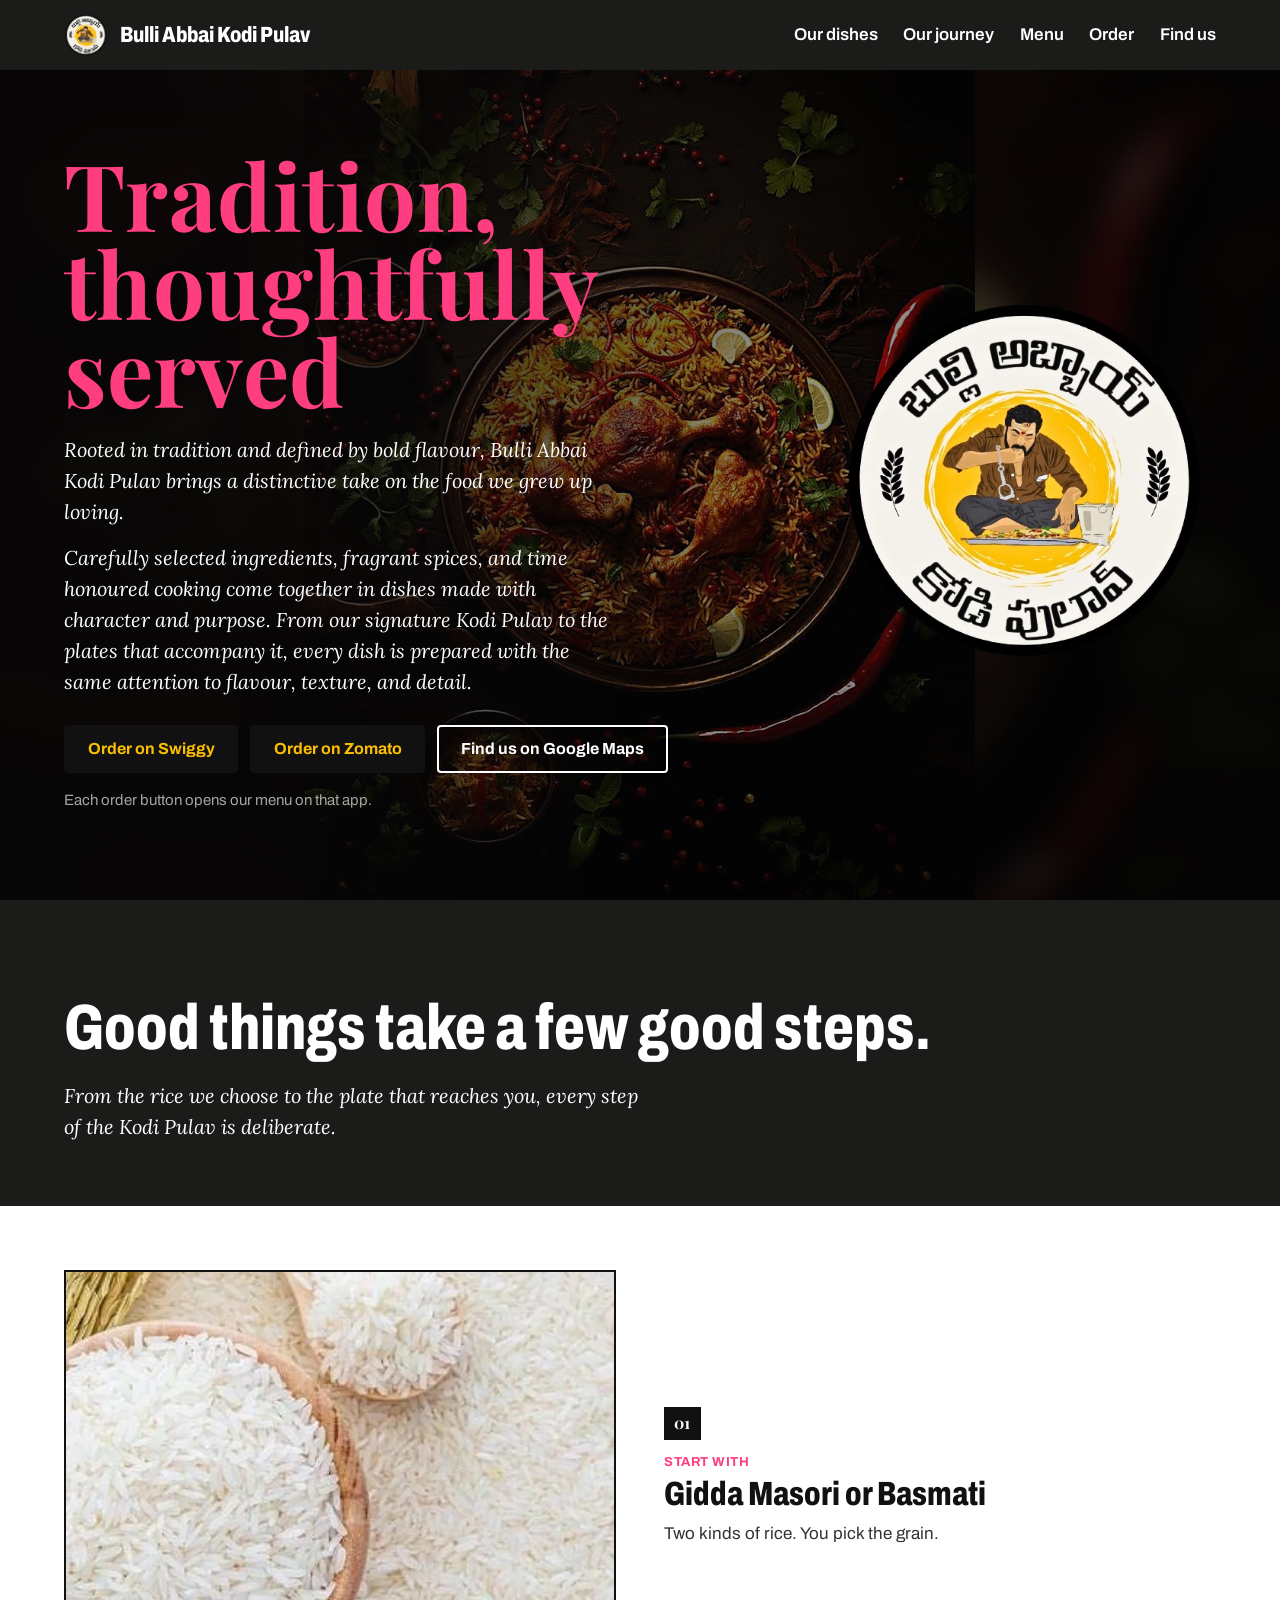
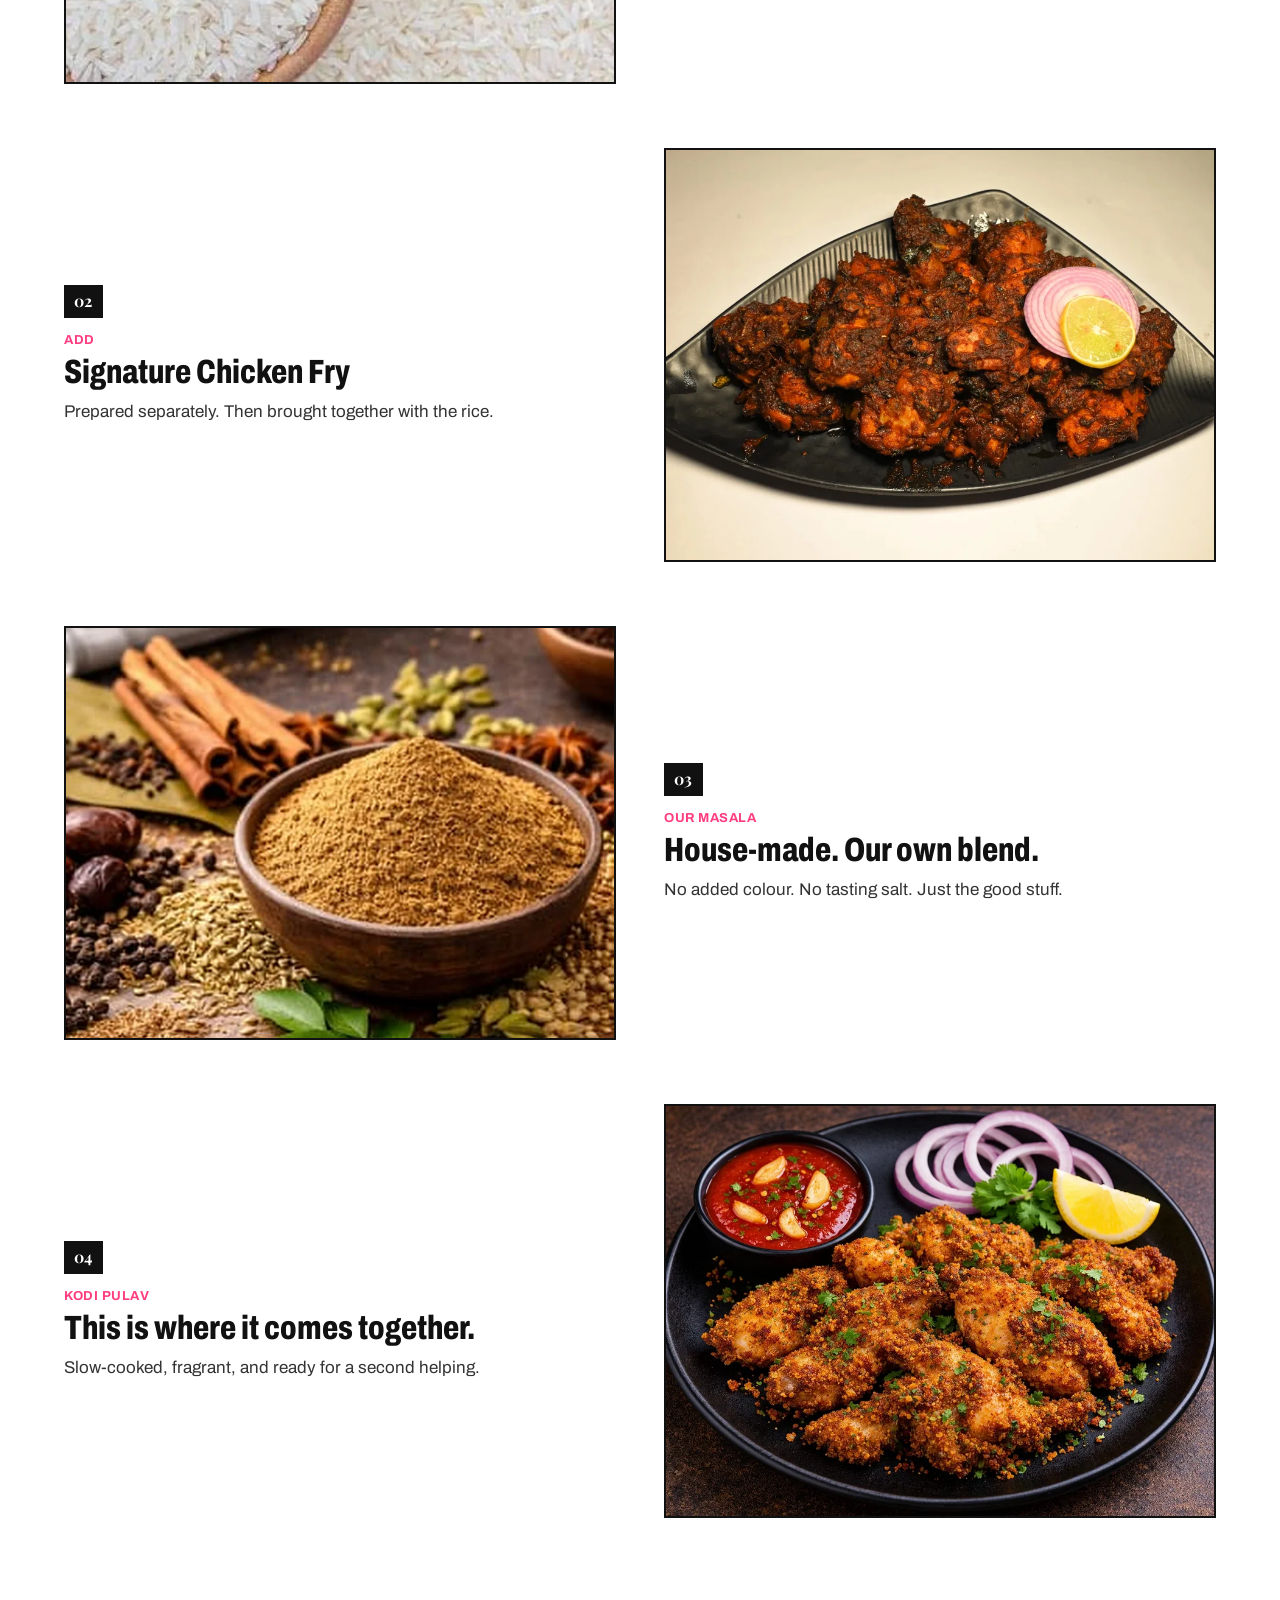
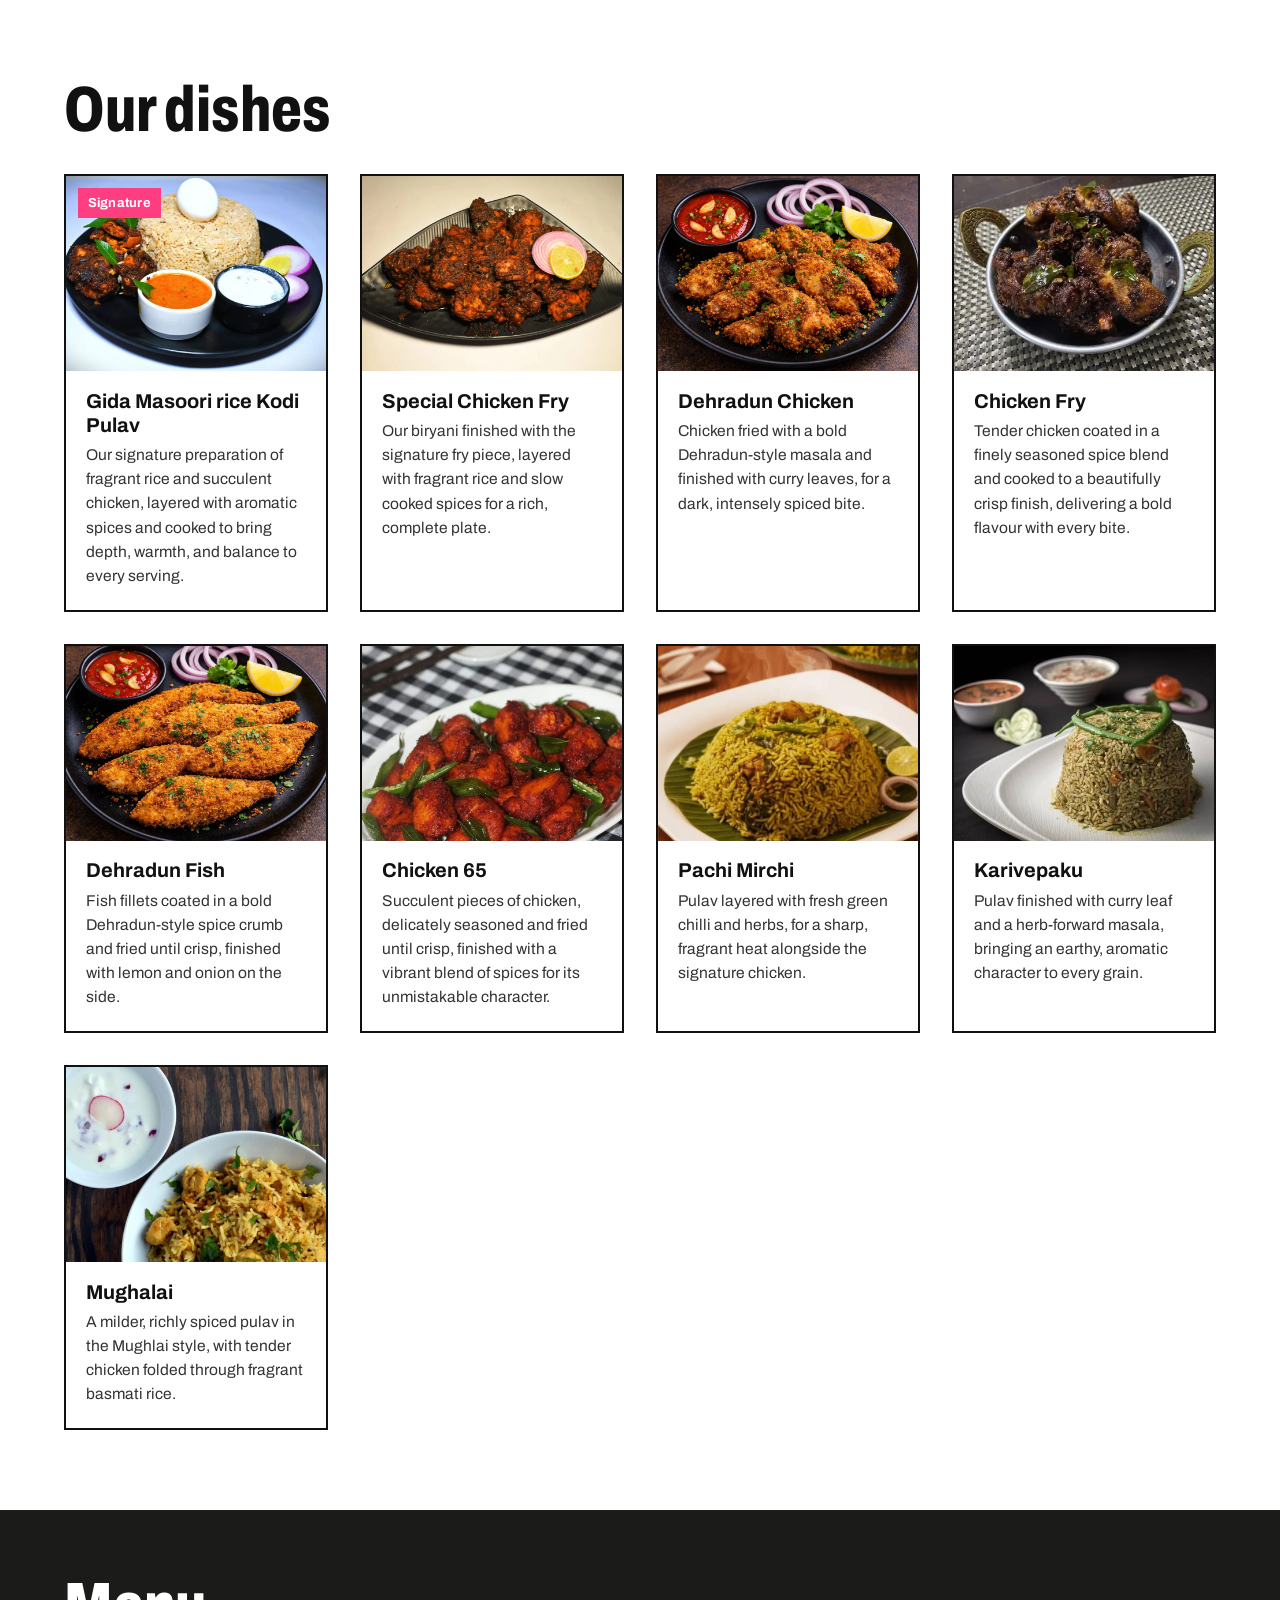
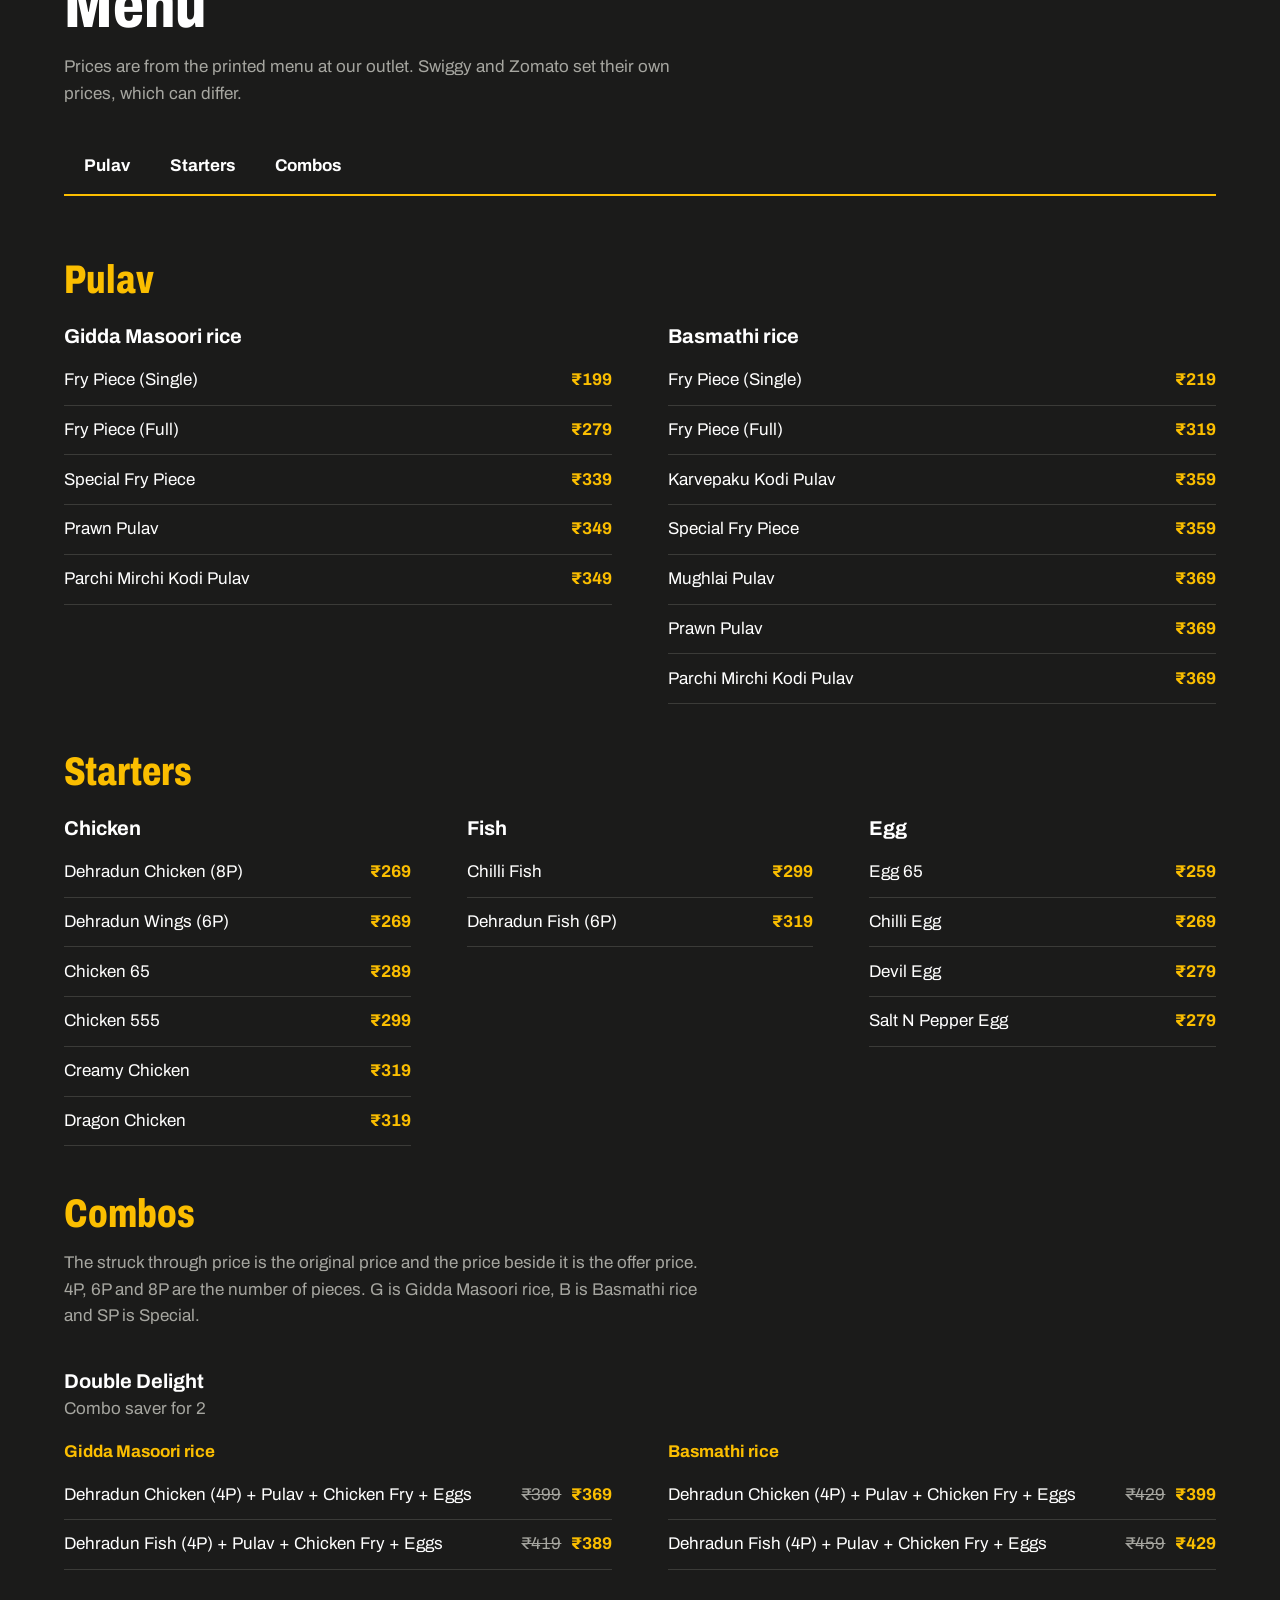
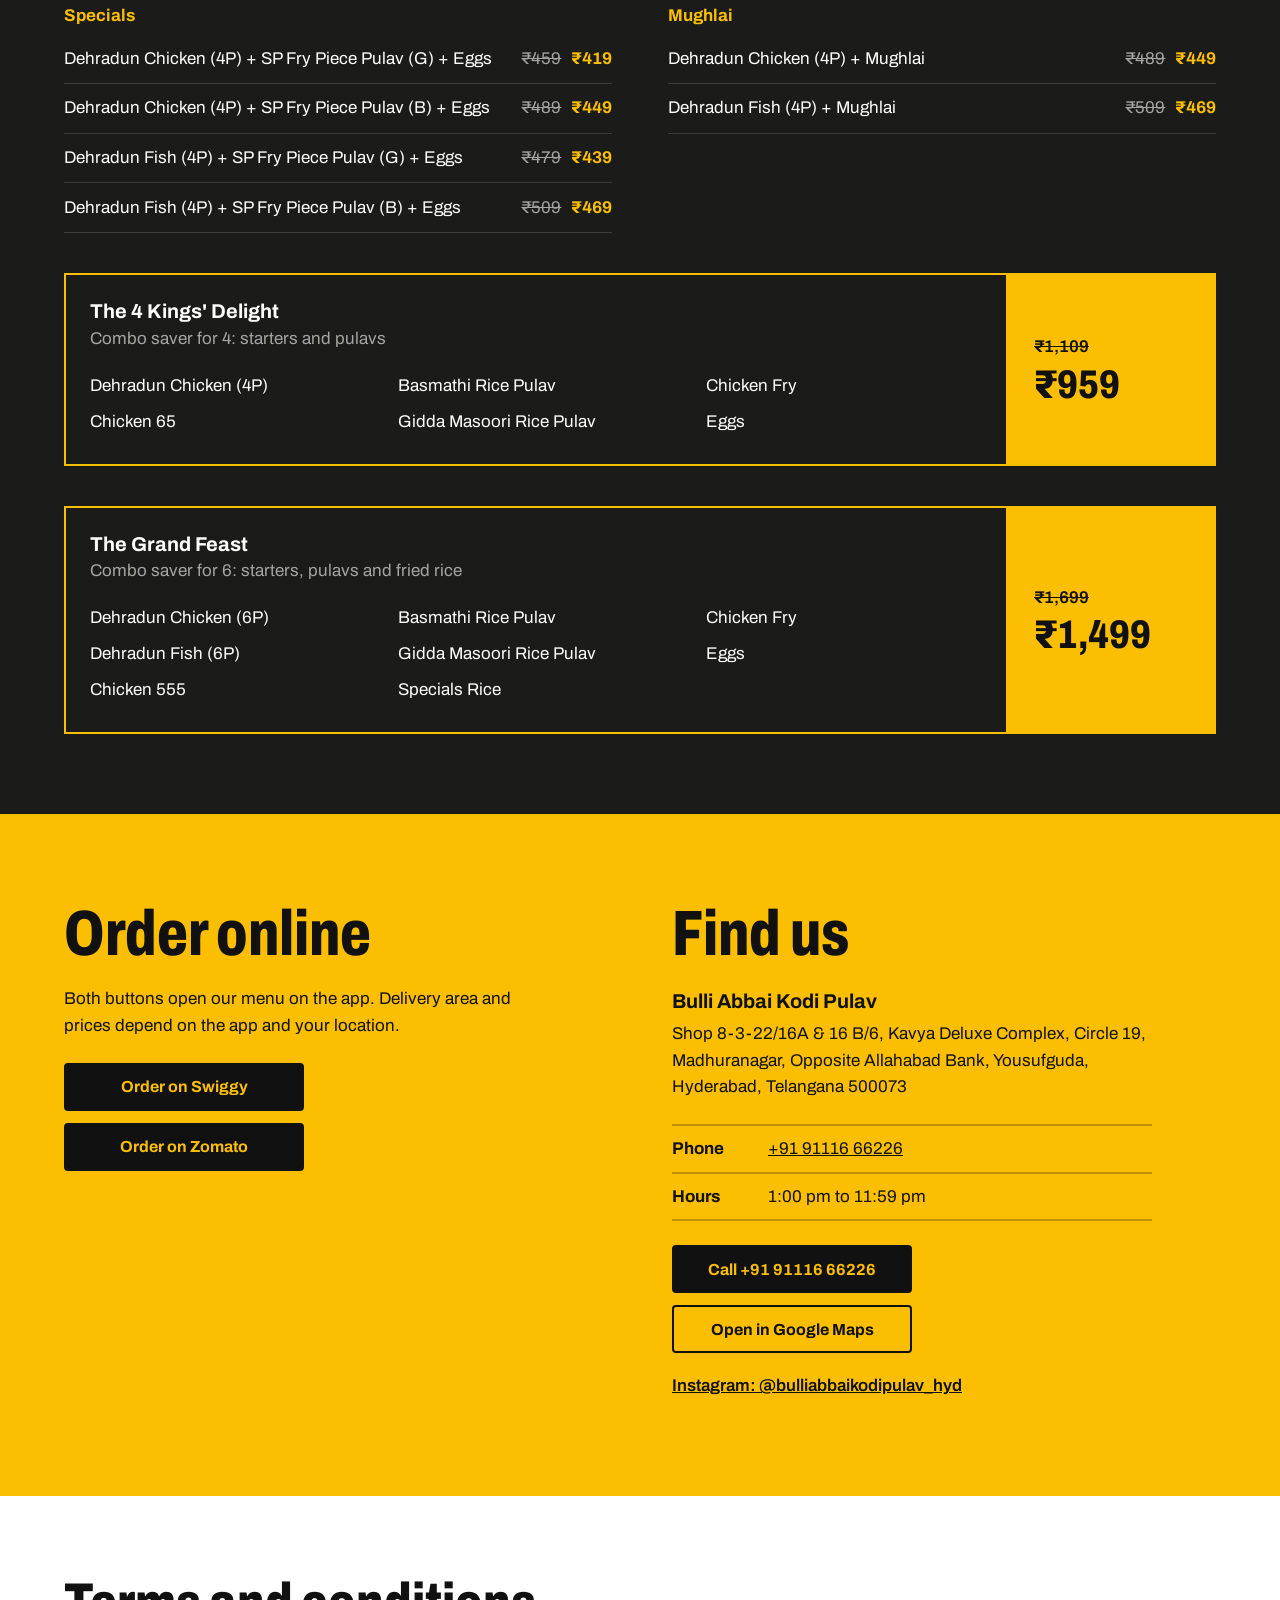
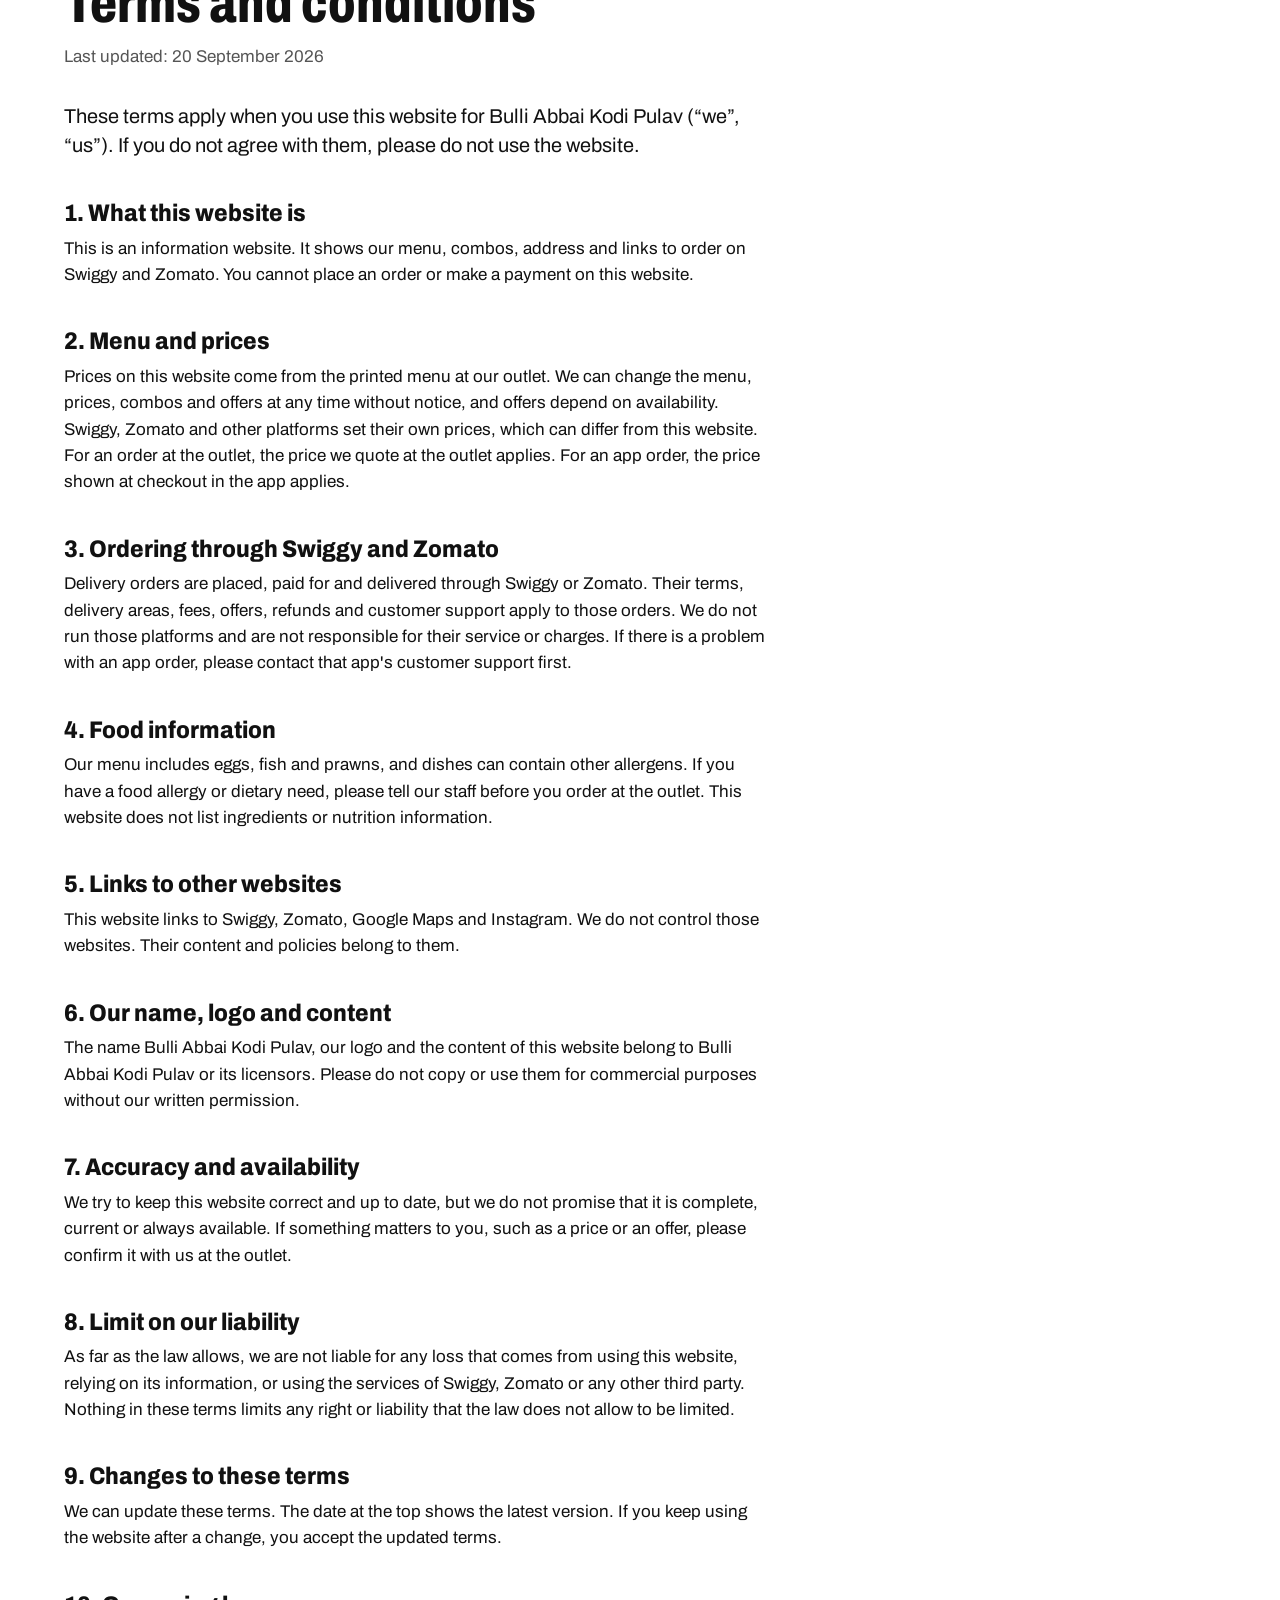
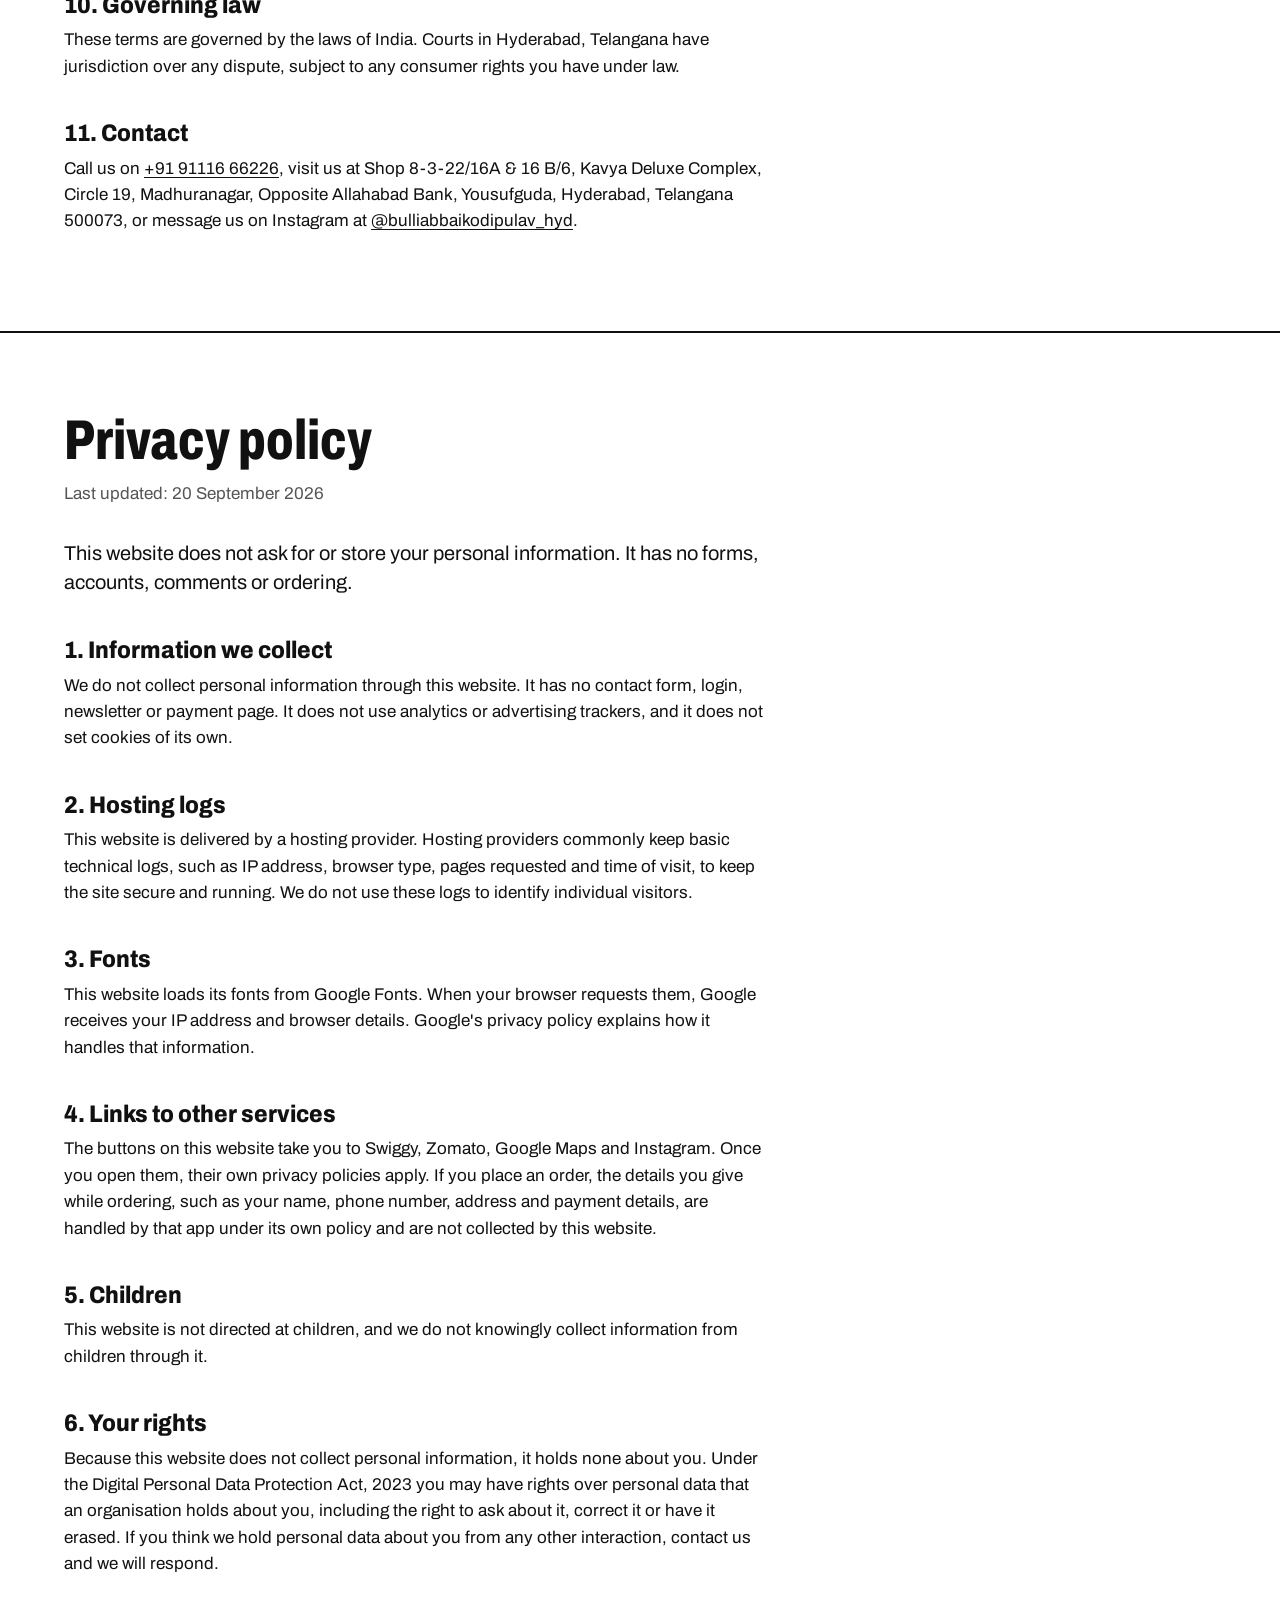
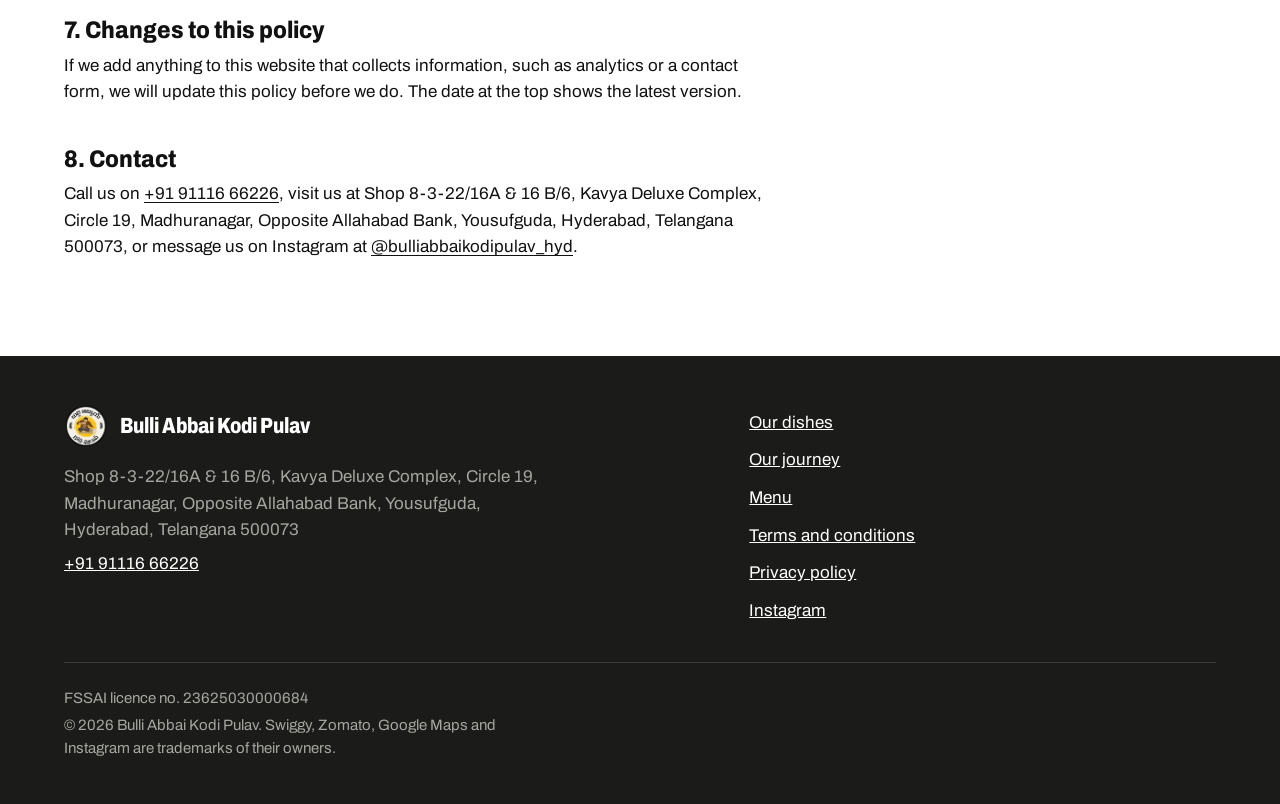
<file: index.html>
<!doctype html>
<html lang="en">
<head>
<meta charset="utf-8">
<meta name="viewport" content="width=device-width, initial-scale=1">
<title>Bulli Abbai Kodi Pulav | Kodi pulav in Yousufguda, Hyderabad</title>
<meta name="description" content="Menu, combos and ordering links for Bulli Abbai Kodi Pulav at Madhuranagar, Yousufguda, Hyderabad. Order on Swiggy or Zomato.">
<meta name="theme-color" content="#FBBE00">
<link rel="icon" href="favicon.ico" sizes="any">
<link rel="icon" href="favicon-32.png" type="image/png" sizes="32x32">
<link rel="icon" href="favicon-16.png" type="image/png" sizes="16x16">
<link rel="apple-touch-icon" href="apple-touch-icon.png">
<link rel="manifest" href="site.webmanifest">
<link rel="preconnect" href="https://fonts.googleapis.com">
<link rel="preconnect" href="https://fonts.gstatic.com" crossorigin>
<link rel="stylesheet" href="https://fonts.googleapis.com/css2?family=Archivo:wdth,wght@62..125,400..800&amp;family=Playfair+Display:wght@700;800&amp;family=Lora:ital,wght@0,400;1,400;1,500&amp;display=swap">
<link rel="stylesheet" href="assets/style.css">
<meta property="og:type" content="website">
<meta property="og:site_name" content="Bulli Abbai Kodi Pulav">
<meta property="og:title" content="Bulli Abbai Kodi Pulav | Kodi pulav in Yousufguda, Hyderabad">
<meta property="og:description" content="Menu, combos and ordering links for Bulli Abbai Kodi Pulav at Madhuranagar, Yousufguda, Hyderabad. Order on Swiggy or Zomato.">
<!--domain-meta-->
<!--/domain-meta-->
<script type="application/ld+json">{"@context": "https://schema.org", "@type": "Restaurant", "name": "Bulli Abbai Kodi Pulav", "servesCuisine": ["Pulav", "Biryani", "South Indian"], "telephone": "+919111666226", "address": {"@type": "PostalAddress", "streetAddress": "Shop 8-3-22/16A & 16 B/6, Kavya Deluxe Complex, Circle 19, Madhuranagar, Opposite Allahabad Bank", "addressLocality": "Yousufguda, Hyderabad", "addressRegion": "Telangana", "postalCode": "500073", "addressCountry": "IN"}, "geo": {"@type": "GeoCoordinates", "latitude": 17.4362688, "longitude": 78.4375064}, "hasMap": "https://maps.app.goo.gl/hH3s67Pbb6uDxWfz6", "sameAs": ["https://www.instagram.com/bulliabbaikodipulav_hyd/", "https://www.swiggy.com/city/hyderabad/bulli-abbai-kodi-pulav-kavya-deluxe-complex-ameerpet-rest1044086", "https://www.zomato.com/hyderabad/bulli-abbai-kodi-pulav-yousufguda/order"]}</script>
</head>
<body>
<a class="skip" href="#main">Skip to content</a>
<header class="site-header">
<div class="wrap bar">
<a class="brand" href="index.html"><img src="assets/logo-96.webp" width="44" height="44" alt="">Bulli Abbai Kodi Pulav</a>
<nav aria-label="Main">
<a href="index.html#dishes">Our dishes</a>
<a href="index.html#journey">Our journey</a>
<a href="index.html#menu">Menu</a>
<a href="index.html#order">Order</a>
<a href="index.html#find-us">Find us</a>
</nav>
</div>
</header>
<main id="main">
<section class="hero" aria-labelledby="hero-title">
<div class="story-bg" style="background-image:url('assets/hero-bg.jpg')"></div>
<div class="wrap hero-grid">
<div>
<h1 id="hero-title">Tradition, thoughtfully served</h1>
<p class="lede">Rooted in tradition and defined by bold flavour, Bulli Abbai Kodi Pulav brings a distinctive take on the food we grew up loving.</p>
<p class="lede">Carefully selected ingredients, fragrant spices, and time honoured cooking come together in dishes made with character and purpose. From our signature Kodi Pulav to the plates that accompany it, every dish is prepared with the same attention to flavour, texture, and detail.</p>
<div class="actions">
<a class="btn btn-dark" href="https://www.swiggy.com/city/hyderabad/bulli-abbai-kodi-pulav-kavya-deluxe-complex-ameerpet-rest1044086" target="_blank" rel="noopener">Order on Swiggy</a>
<a class="btn btn-dark" href="https://www.zomato.com/hyderabad/bulli-abbai-kodi-pulav-yousufguda/order" target="_blank" rel="noopener">Order on Zomato</a>
<a class="btn btn-line" href="https://maps.app.goo.gl/hH3s67Pbb6uDxWfz6" target="_blank" rel="noopener">Find us on Google Maps</a>
</div>
<p class="fine">Each order button opens our menu on that app.</p>
</div>
<div class="hero-logo">
<img src="assets/logo-500.webp" width="500" height="500" alt="Bulli Abbai Kodi Pulav logo: a man sitting cross-legged eating from a platter of pulav">
</div>
</div>
</section>

<section class="journey-hero" id="journey" aria-labelledby="journey-title">
<div class="wrap">
<h2 id="journey-title">Good things take a few good steps.</h2>
<p class="lede">From the rice we choose to the plate that reaches you, every step of the Kodi Pulav is deliberate.</p>
</div>
</section>
<section class="journey-steps" aria-label="How it is made">
<div class="wrap">
<article class="step">
<div class="step-media"><img src="assets/journey/rice.webp" alt="Gidda Masori or Basmati" width="900" height="675" loading="lazy"></div>
<div class="step-body">
<span class="step-no">01</span>
<p class="step-kicker">Start with</p>
<h3>Gidda Masori or Basmati</h3>
<p>Two kinds of rice. You pick the grain.</p>
</div>
</article><article class="step">
<div class="step-media"><img src="assets/journey/chicken-fry-step.webp" alt="Signature Chicken Fry" width="900" height="675" loading="lazy"></div>
<div class="step-body">
<span class="step-no">02</span>
<p class="step-kicker">Add</p>
<h3>Signature Chicken Fry</h3>
<p>Prepared separately. Then brought together with the rice.</p>
</div>
</article><article class="step">
<div class="step-media"><img src="assets/journey/masala.webp" alt="House-made. Our own blend." width="900" height="675" loading="lazy"></div>
<div class="step-body">
<span class="step-no">03</span>
<p class="step-kicker">Our masala</p>
<h3>House-made. Our own blend.</h3>
<p>No added colour. No tasting salt. Just the good stuff.</p>
</div>
</article><article class="step">
<div class="step-media"><img src="assets/dishes/chicken-fry.webp" alt="This is where it comes together." width="900" height="675" loading="lazy"></div>
<div class="step-body">
<span class="step-no">04</span>
<p class="step-kicker">Kodi Pulav</p>
<h3>This is where it comes together.</h3>
<p>Slow-cooked, fragrant, and ready for a second helping.</p>
</div>
</article>
</div>
</section>

<section class="dishes" id="dishes" aria-labelledby="dishes-title">
<div class="wrap">
<h2 id="dishes-title">Our dishes</h2>
<div class="dish-grid">
<article class="dish">
<div class="dish-photo"><img src="assets/dishes/kodi-pulav.webp" alt="Gida Masoori rice Kodi Pulav" width="900" height="675" loading="lazy"><span class="dish-tag">Signature</span></div>
<div class="dish-body">
<h4>Gida Masoori rice Kodi Pulav</h4>
<p>Our signature preparation of fragrant rice and succulent chicken, layered with aromatic spices and cooked to bring depth, warmth, and balance to every serving.</p>
</div>
</article>
<article class="dish">
<div class="dish-photo"><img src="assets/dishes/mutton-biryani.webp" alt="Special Chicken Fry" width="900" height="675" loading="lazy"></div>
<div class="dish-body">
<h4>Special Chicken Fry</h4>
<p>Our biryani finished with the signature fry piece, layered with fragrant rice and slow cooked spices for a rich, complete plate.</p>
</div>
</article>
<article class="dish">
<div class="dish-photo"><img src="assets/dishes/chicken-fry.webp" alt="Dehradun Chicken" width="900" height="675" loading="lazy"></div>
<div class="dish-body">
<h4>Dehradun Chicken</h4>
<p>Chicken fried with a bold Dehradun-style masala and finished with curry leaves, for a dark, intensely spiced bite.</p>
</div>
</article>
<article class="dish">
<div class="dish-photo"><img src="assets/dishes/dehradun-chicken.webp" alt="Chicken Fry" width="900" height="675" loading="lazy"></div>
<div class="dish-body">
<h4>Chicken Fry</h4>
<p>Tender chicken coated in a finely seasoned spice blend and cooked to a beautifully crisp finish, delivering a bold flavour with every bite.</p>
</div>
</article>
<article class="dish">
<div class="dish-photo"><img src="assets/dishes/dehradun-fish.webp" alt="Dehradun Fish" width="900" height="675" loading="lazy"></div>
<div class="dish-body">
<h4>Dehradun Fish</h4>
<p>Fish fillets coated in a bold Dehradun-style spice crumb and fried until crisp, finished with lemon and onion on the side.</p>
</div>
</article>
<article class="dish">
<div class="dish-photo"><img src="assets/dishes/chicken-65.webp" alt="Chicken 65" width="900" height="675" loading="lazy"></div>
<div class="dish-body">
<h4>Chicken 65</h4>
<p>Succulent pieces of chicken, delicately seasoned and fried until crisp, finished with a vibrant blend of spices for its unmistakable character.</p>
</div>
</article>
<article class="dish">
<div class="dish-photo"><img src="assets/dishes/pachi-mirchi.webp" alt="Pachi Mirchi" width="900" height="675" loading="lazy"></div>
<div class="dish-body">
<h4>Pachi Mirchi</h4>
<p>Pulav layered with fresh green chilli and herbs, for a sharp, fragrant heat alongside the signature chicken.</p>
</div>
</article>
<article class="dish">
<div class="dish-photo"><img src="assets/dishes/karivepaku.webp" alt="Karivepaku" width="900" height="675" loading="lazy"></div>
<div class="dish-body">
<h4>Karivepaku</h4>
<p>Pulav finished with curry leaf and a herb-forward masala, bringing an earthy, aromatic character to every grain.</p>
</div>
</article>
<article class="dish">
<div class="dish-photo"><img src="assets/dishes/mughalai.webp" alt="Mughalai" width="900" height="675" loading="lazy"></div>
<div class="dish-body">
<h4>Mughalai</h4>
<p>A milder, richly spiced pulav in the Mughlai style, with tender chicken folded through fragrant basmati rice.</p>
</div>
</article>
</div>
</div>
</section>

<section class="board" id="menu" aria-labelledby="menu-title">
<div class="wrap">
<h2 id="menu-title">Menu</h2>
<p class="note">Prices are from the printed menu at our outlet. Swiggy and Zomato set their own prices, which can differ.</p>

<nav class="subnav" aria-label="Menu sections">
<a href="#pulav">Pulav</a>
<a href="#starters">Starters</a>
<a href="#combos">Combos</a>
</nav>

<div class="group" id="pulav">
<h3>Pulav</h3>
<div class="cols cols-2">
<div>
<h4>Gidda Masoori rice</h4>
<ul class="items">
<li><span>Fry Piece (Single)</span><span class="price">₹199</span></li>
<li><span>Fry Piece (Full)</span><span class="price">₹279</span></li>
<li><span>Special Fry Piece</span><span class="price">₹339</span></li>
<li><span>Prawn Pulav</span><span class="price">₹349</span></li>
<li><span>Parchi Mirchi Kodi Pulav</span><span class="price">₹349</span></li>
</ul>
</div>
<div>
<h4>Basmathi rice</h4>
<ul class="items">
<li><span>Fry Piece (Single)</span><span class="price">₹219</span></li>
<li><span>Fry Piece (Full)</span><span class="price">₹319</span></li>
<li><span>Karvepaku Kodi Pulav</span><span class="price">₹359</span></li>
<li><span>Special Fry Piece</span><span class="price">₹359</span></li>
<li><span>Mughlai Pulav</span><span class="price">₹369</span></li>
<li><span>Prawn Pulav</span><span class="price">₹369</span></li>
<li><span>Parchi Mirchi Kodi Pulav</span><span class="price">₹369</span></li>
</ul>
</div>
</div>
</div>

<div class="group" id="starters">
<h3>Starters</h3>
<div class="cols cols-3">
<div><h4>Chicken</h4>
<ul class="items">
<li><span>Dehradun Chicken (8P)</span><span class="price">₹269</span></li>
<li><span>Dehradun Wings (6P)</span><span class="price">₹269</span></li>
<li><span>Chicken 65</span><span class="price">₹289</span></li>
<li><span>Chicken 555</span><span class="price">₹299</span></li>
<li><span>Creamy Chicken</span><span class="price">₹319</span></li>
<li><span>Dragon Chicken</span><span class="price">₹319</span></li>
</ul>
</div>
<div><h4>Fish</h4>
<ul class="items">
<li><span>Chilli Fish</span><span class="price">₹299</span></li>
<li><span>Dehradun Fish (6P)</span><span class="price">₹319</span></li>
</ul>
</div>
<div><h4>Egg</h4>
<ul class="items">
<li><span>Egg 65</span><span class="price">₹259</span></li>
<li><span>Chilli Egg</span><span class="price">₹269</span></li>
<li><span>Devil Egg</span><span class="price">₹279</span></li>
<li><span>Salt N Pepper Egg</span><span class="price">₹279</span></li>
</ul>
</div>
</div>
</div>

<div class="group" id="combos">
<h3>Combos</h3>
<p class="note">The struck through price is the original price and the price beside it is the offer price. 4P, 6P and 8P are the number of pieces. G is Gidda Masoori rice, B is Basmathi rice and SP is Special.</p>

<div class="combo-block">
<h4>Double Delight</h4>
<p class="sub">Combo saver for 2</p>
<div class="cols cols-2">
<div><h5>Gidda Masoori rice</h5>
<ul class="items">
<li><span>Dehradun Chicken (4P) + Pulav + Chicken Fry + Eggs</span><span class="price"><s><span class="sr">Original price </span>₹399</s><span class="sr">Offer price </span>₹369</span></li>
<li><span>Dehradun Fish (4P) + Pulav + Chicken Fry + Eggs</span><span class="price"><s><span class="sr">Original price </span>₹419</s><span class="sr">Offer price </span>₹389</span></li>
</ul>
</div>
<div><h5>Basmathi rice</h5>
<ul class="items">
<li><span>Dehradun Chicken (4P) + Pulav + Chicken Fry + Eggs</span><span class="price"><s><span class="sr">Original price </span>₹429</s><span class="sr">Offer price </span>₹399</span></li>
<li><span>Dehradun Fish (4P) + Pulav + Chicken Fry + Eggs</span><span class="price"><s><span class="sr">Original price </span>₹459</s><span class="sr">Offer price </span>₹429</span></li>
</ul>
</div>
<div><h5>Specials</h5>
<ul class="items">
<li><span>Dehradun Chicken (4P) + SP Fry Piece Pulav (G) + Eggs</span><span class="price"><s><span class="sr">Original price </span>₹459</s><span class="sr">Offer price </span>₹419</span></li>
<li><span>Dehradun Chicken (4P) + SP Fry Piece Pulav (B) + Eggs</span><span class="price"><s><span class="sr">Original price </span>₹489</s><span class="sr">Offer price </span>₹449</span></li>
<li><span>Dehradun Fish (4P) + SP Fry Piece Pulav (G) + Eggs</span><span class="price"><s><span class="sr">Original price </span>₹479</s><span class="sr">Offer price </span>₹439</span></li>
<li><span>Dehradun Fish (4P) + SP Fry Piece Pulav (B) + Eggs</span><span class="price"><s><span class="sr">Original price </span>₹509</s><span class="sr">Offer price </span>₹469</span></li>
</ul>
</div>
<div><h5>Mughlai</h5>
<ul class="items">
<li><span>Dehradun Chicken (4P) + Mughlai</span><span class="price"><s><span class="sr">Original price </span>₹489</s><span class="sr">Offer price </span>₹449</span></li>
<li><span>Dehradun Fish (4P) + Mughlai</span><span class="price"><s><span class="sr">Original price </span>₹509</s><span class="sr">Offer price </span>₹469</span></li>
</ul>
</div>
</div>
</div>

<div class="combo-block">
<article class="bundle">
<div class="bundle-body">
<h4>The 4 Kings' Delight</h4>
<p class="sub">Combo saver for 4: starters and pulavs</p>
<ul class="includes">
<li>Dehradun Chicken (4P)</li>
<li>Chicken 65</li>
<li>Basmathi Rice Pulav</li>
<li>Gidda Masoori Rice Pulav</li>
<li>Chicken Fry</li>
<li>Eggs</li>
</ul>
</div>
<div class="bundle-price">
<s><span class="sr">Original price </span>₹1,109</s>
<b><span class="sr">Offer price </span>₹959</b>
</div>
</article>
</div>
<div class="combo-block">
<article class="bundle">
<div class="bundle-body">
<h4>The Grand Feast</h4>
<p class="sub">Combo saver for 6: starters, pulavs and fried rice</p>
<ul class="includes">
<li>Dehradun Chicken (6P)</li>
<li>Dehradun Fish (6P)</li>
<li>Chicken 555</li>
<li>Basmathi Rice Pulav</li>
<li>Gidda Masoori Rice Pulav</li>
<li>Specials Rice</li>
<li>Chicken Fry</li>
<li>Eggs</li>
</ul>
</div>
<div class="bundle-price">
<s><span class="sr">Original price </span>₹1,699</s>
<b><span class="sr">Offer price </span>₹1,499</b>
</div>
</article>
</div>
</div>
</div>
</section>

<section class="reach" aria-label="Order and location">
<div class="wrap reach-grid">
<div id="order">
<h2>Order online</h2>
<p>Both buttons open our menu on the app. Delivery area and prices depend on the app and your location.</p>
<div class="stack">
<a class="btn btn-dark" href="https://www.swiggy.com/city/hyderabad/bulli-abbai-kodi-pulav-kavya-deluxe-complex-ameerpet-rest1044086" target="_blank" rel="noopener">Order on Swiggy</a>
<a class="btn btn-dark" href="https://www.zomato.com/hyderabad/bulli-abbai-kodi-pulav-yousufguda/order" target="_blank" rel="noopener">Order on Zomato</a>
</div>
</div>
<div id="find-us">
<h2>Find us</h2>
<address>
<strong>Bulli Abbai Kodi Pulav</strong>
Shop 8-3-22/16A &amp; 16 B/6, Kavya Deluxe Complex, Circle 19, Madhuranagar, Opposite Allahabad Bank, Yousufguda, Hyderabad, Telangana 500073
</address>
<dl class="facts">
<div><dt>Phone</dt><dd><a href="tel:+919111666226">+91 91116 66226</a></dd></div>
<div><dt>Hours</dt><dd>1:00 pm to 11:59 pm</dd></div>
</dl>
<div class="stack">
<a class="btn btn-dark" href="tel:+919111666226">Call +91 91116 66226</a>
<a class="btn btn-line" href="https://maps.app.goo.gl/hH3s67Pbb6uDxWfz6" target="_blank" rel="noopener">Open in Google Maps</a>
<a class="text-link" href="https://www.instagram.com/bulliabbaikodipulav_hyd/" target="_blank" rel="noopener">Instagram: @bulliabbaikodipulav_hyd</a>
</div>
</div>
</div>
</section>

<section class="legal" id="terms" aria-labelledby="terms-title">
<div class="wrap">
<div class="prose">
<h2 class="doc-title" id="terms-title">Terms and conditions</h2>
<p class="updated">Last updated: 20 September 2026</p>

<p class="lead">These terms apply when you use this website for Bulli Abbai Kodi Pulav (&ldquo;we&rdquo;, &ldquo;us&rdquo;). If you do not agree with them, please do not use the website.</p>

<h3>1. What this website is</h3>
<p>This is an information website. It shows our menu, combos, address and links to order on Swiggy and Zomato. You cannot place an order or make a payment on this website.</p>

<h3>2. Menu and prices</h3>
<p>Prices on this website come from the printed menu at our outlet. We can change the menu, prices, combos and offers at any time without notice, and offers depend on availability. Swiggy, Zomato and other platforms set their own prices, which can differ from this website. For an order at the outlet, the price we quote at the outlet applies. For an app order, the price shown at checkout in the app applies.</p>

<h3>3. Ordering through Swiggy and Zomato</h3>
<p>Delivery orders are placed, paid for and delivered through Swiggy or Zomato. Their terms, delivery areas, fees, offers, refunds and customer support apply to those orders. We do not run those platforms and are not responsible for their service or charges. If there is a problem with an app order, please contact that app's customer support first.</p>

<h3>4. Food information</h3>
<p>Our menu includes eggs, fish and prawns, and dishes can contain other allergens. If you have a food allergy or dietary need, please tell our staff before you order at the outlet. This website does not list ingredients or nutrition information.</p>

<h3>5. Links to other websites</h3>
<p>This website links to Swiggy, Zomato, Google Maps and Instagram. We do not control those websites. Their content and policies belong to them.</p>

<h3>6. Our name, logo and content</h3>
<p>The name Bulli Abbai Kodi Pulav, our logo and the content of this website belong to Bulli Abbai Kodi Pulav or its licensors. Please do not copy or use them for commercial purposes without our written permission.</p>

<h3>7. Accuracy and availability</h3>
<p>We try to keep this website correct and up to date, but we do not promise that it is complete, current or always available. If something matters to you, such as a price or an offer, please confirm it with us at the outlet.</p>

<h3>8. Limit on our liability</h3>
<p>As far as the law allows, we are not liable for any loss that comes from using this website, relying on its information, or using the services of Swiggy, Zomato or any other third party. Nothing in these terms limits any right or liability that the law does not allow to be limited.</p>

<h3>9. Changes to these terms</h3>
<p>We can update these terms. The date at the top shows the latest version. If you keep using the website after a change, you accept the updated terms.</p>

<h3>10. Governing law</h3>
<p>These terms are governed by the laws of India. Courts in Hyderabad, Telangana have jurisdiction over any dispute, subject to any consumer rights you have under law.</p>

<h3>11. Contact</h3>
<p>Call us on <a href="tel:+919111666226">+91 91116 66226</a>, visit us at Shop 8-3-22/16A &amp; 16 B/6, Kavya Deluxe Complex, Circle 19, Madhuranagar, Opposite Allahabad Bank, Yousufguda, Hyderabad, Telangana 500073, or message us on Instagram at
<a href="https://www.instagram.com/bulliabbaikodipulav_hyd/" target="_blank" rel="noopener">@bulliabbaikodipulav_hyd</a>.</p>

</div>
</div>
</section>
<section class="legal" id="privacy" aria-labelledby="privacy-title">
<div class="wrap">
<div class="prose">
<h2 class="doc-title" id="privacy-title">Privacy policy</h2>
<p class="updated">Last updated: 20 September 2026</p>

<p class="lead">This website does not ask for or store your personal information. It has no forms, accounts, comments or ordering.</p>

<h3>1. Information we collect</h3>
<p>We do not collect personal information through this website. It has no contact form, login, newsletter or payment page. It does not use analytics or advertising trackers, and it does not set cookies of its own.</p>

<h3>2. Hosting logs</h3>
<p>This website is delivered by a hosting provider. Hosting providers commonly keep basic technical logs, such as IP address, browser type, pages requested and time of visit, to keep the site secure and running. We do not use these logs to identify individual visitors.</p>

<h3>3. Fonts</h3>
<p>This website loads its fonts from Google Fonts. When your browser requests them, Google receives your IP address and browser details. Google's privacy policy explains how it handles that information.</p>

<h3>4. Links to other services</h3>
<p>The buttons on this website take you to Swiggy, Zomato, Google Maps and Instagram. Once you open them, their own privacy policies apply. If you place an order, the details you give while ordering, such as your name, phone number, address and payment details, are handled by that app under its own policy and are not collected by this website.</p>

<h3>5. Children</h3>
<p>This website is not directed at children, and we do not knowingly collect information from children through it.</p>

<h3>6. Your rights</h3>
<p>Because this website does not collect personal information, it holds none about you. Under the Digital Personal Data Protection Act, 2023 you may have rights over personal data that an organisation holds about you, including the right to ask about it, correct it or have it erased. If you think we hold personal data about you from any other interaction, contact us and we will respond.</p>

<h3>7. Changes to this policy</h3>
<p>If we add anything to this website that collects information, such as analytics or a contact form, we will update this policy before we do. The date at the top shows the latest version.</p>

<h3>8. Contact</h3>
<p>Call us on <a href="tel:+919111666226">+91 91116 66226</a>, visit us at Shop 8-3-22/16A &amp; 16 B/6, Kavya Deluxe Complex, Circle 19, Madhuranagar, Opposite Allahabad Bank, Yousufguda, Hyderabad, Telangana 500073, or message us on Instagram at
<a href="https://www.instagram.com/bulliabbaikodipulav_hyd/" target="_blank" rel="noopener">@bulliabbaikodipulav_hyd</a>.</p>

</div>
</div>
</section>
</main>
<footer class="site-footer">
<div class="wrap foot-grid">
<div>
<a class="brand" href="index.html"><img src="assets/logo-96.webp" width="44" height="44" alt="">Bulli Abbai Kodi Pulav</a>
<p>Shop 8-3-22/16A &amp; 16 B/6, Kavya Deluxe Complex, Circle 19, Madhuranagar, Opposite Allahabad Bank, Yousufguda, Hyderabad, Telangana 500073</p>
<p><a href="tel:+919111666226">+91 91116 66226</a></p>
</div>
<nav aria-label="Footer">
<ul>
<li><a href="index.html#dishes">Our dishes</a></li>
<li><a href="index.html#journey">Our journey</a></li>
<li><a href="index.html#menu">Menu</a></li>
<li><a href="index.html#terms">Terms and conditions</a></li>
<li><a href="index.html#privacy">Privacy policy</a></li>
<li><a href="https://www.instagram.com/bulliabbaikodipulav_hyd/" target="_blank" rel="noopener">Instagram</a></li>
</ul>
</nav>
<div class="fine-print">
<p>FSSAI licence no. 23625030000684</p>
<p>&copy; 2026 Bulli Abbai Kodi Pulav. Swiggy, Zomato, Google Maps and Instagram are trademarks of their owners.</p>
</div>
</div>
</footer>
</body>
</html>
</file>
<file: assets/style.css>
:root {
  --yellow: #FBBE00;
  --board: #1B1B1A;
  --ink: #111111;
  --white: #FFFFFF;
  --ash: #A6A6A0;
  --rule: #3B3B38;
  --pink: #FF3E82;
  --font: "Archivo", system-ui, -apple-system, "Segoe UI", Roboto, "Noto Sans", "Noto Sans Telugu", Arial, sans-serif;
  --wrap: 72rem;
}

*, *::before, *::after { box-sizing: border-box; }

html {
  -webkit-text-size-adjust: 100%;
  text-size-adjust: 100%;
  scroll-padding-top: 4.5rem;
}

body {
  margin: 0;
  font-family: var(--font);
  font-size: 1.0625rem;
  line-height: 1.55;
  color: var(--ink);
  background: var(--white);
}

img { display: block; max-width: 100%; height: auto; }
a { color: inherit; }

:focus-visible { outline: 3px solid var(--ink); outline-offset: 3px; }
.site-header :focus-visible,
.board :focus-visible,
.hero :focus-visible,
.site-footer :focus-visible { outline-color: var(--yellow); }

.wrap { width: min(100% - 2.5rem, var(--wrap)); margin-inline: auto; }

.sr {
  position: absolute; width: 1px; height: 1px; overflow: hidden;
  clip: rect(0 0 0 0); clip-path: inset(50%); white-space: nowrap;
}

.skip {
  position: absolute; left: 1rem; top: -5rem; z-index: 20;
  background: var(--ink); color: var(--yellow);
  padding: .75rem 1rem; font-weight: 700;
}
.skip:focus { top: 1rem; }

/* Headings */
h1, h2, h3 {
  font-weight: 800;
  font-stretch: 75%;
  line-height: 1;
  margin: 0;
}
h1 { font-size: clamp(2.75rem, 8vw, 5.75rem); line-height: .96; letter-spacing: -.01em; }
h2 { font-size: clamp(2.25rem, 6vw, 4rem); }
h3 { font-size: clamp(1.75rem, 4vw, 2.5rem); }
h4 { font-size: 1.25rem; font-weight: 700; line-height: 1.2; margin: 0; }
h5 { font-size: 1.0625rem; font-weight: 700; line-height: 1.2; margin: 0 0 .25rem; color: var(--yellow); }

/* Header */
.site-header { background: var(--board); color: var(--white); }
.bar {
  display: flex; flex-wrap: wrap; align-items: center; justify-content: space-between;
  gap: .25rem 1.5rem; padding-block: .75rem;
}
.brand {
  display: flex; align-items: center; gap: .75rem;
  text-decoration: none; font-weight: 800; font-stretch: 80%;
  font-size: 1.375rem; line-height: 1.1;
}
.brand img { width: 44px; height: 44px; flex: none; }
.site-header nav { display: flex; flex-wrap: wrap; margin-inline: -.8rem; }
.site-header nav a { padding: .6rem .8rem; font-weight: 600; text-decoration: none; }
.site-header nav a:hover { color: var(--yellow); }

/* Buttons */
.btn {
  display: inline-flex; align-items: center; justify-content: center;
  min-height: 3rem; padding: .7rem 1.35rem;
  border: 2px solid var(--ink); border-radius: 4px;
  font-family: inherit; font-size: 1rem; font-weight: 700; line-height: 1.2;
  text-decoration: none; text-align: center;
}
.btn-dark { background: var(--ink); color: var(--yellow); }
.btn-dark:hover { background: var(--white); color: var(--ink); }
.btn-line { background: transparent; color: var(--ink); }
.btn-line:hover { background: var(--ink); color: var(--yellow); }

@media (prefers-reduced-motion: no-preference) {
  .btn, .site-header nav a, .subnav a { transition: background-color .15s, color .15s; }
}

@media (max-width: 30rem) {
  .actions .btn { flex: 1 1 100%; }
}

/* Hero */
.hero { position: relative; isolation: isolate; color: var(--white); overflow: hidden; padding-block: clamp(3rem, 7vw, 5rem) clamp(3.5rem, 7vw, 5.5rem); }
.story-bg {
  position: absolute; inset: 0; z-index: -2;
  background-size: cover; background-position: center 50%;
  background-color: #150f0e;
}
.hero::before {
  content: ""; position: absolute; inset: 0; z-index: -1;
  background: linear-gradient(100deg, rgba(8,6,6,.92) 0%, rgba(8,6,6,.78) 32%, rgba(8,6,6,.42) 60%, rgba(8,6,6,.60) 100%);
}
@media (max-width: 55.9rem) {
  .hero::before { background: linear-gradient(180deg, rgba(8,6,6,.55) 0%, rgba(8,6,6,.72) 45%, rgba(8,6,6,.88) 100%); }
}
.hero h1 {
  color: var(--pink);
  font-family: "Playfair Display", "Lora", Georgia, serif;
  font-weight: 700;
  font-stretch: 100%;
  letter-spacing: .005em;
}
.hero-grid { display: grid; gap: 2.5rem; align-items: center; }
.lede {
  font-family: "Lora", Georgia, serif;
  font-style: italic;
  font-weight: 400;
  font-size: clamp(1.0625rem, 1.8vw, 1.25rem); line-height: 1.55; max-width: 34rem; margin: 1.25rem 0 0; color: var(--white);
}
.lede + .lede { margin-top: .9rem; }
.actions { display: flex; flex-wrap: wrap; gap: .75rem; margin-top: 1.75rem; }
.hero .btn-line { border-color: var(--white); color: var(--white); }
.hero .btn-line:hover { background: var(--white); color: var(--ink); }
.fine { font-size: .9375rem; margin: 1rem 0 0; color: var(--ash); }
.hero-logo { justify-self: center; width: min(100%, 24rem); }

@media (min-width: 56rem) {
  .hero-grid { grid-template-columns: minmax(0, 1.3fr) minmax(0, .7fr); gap: 4rem; }
}

/* Our dishes */
.dishes { background: var(--white); padding-block: clamp(3rem, 7vw, 5rem); }
.dishes h2 { color: var(--ink); margin-bottom: 2rem; }
.dish-grid { display: grid; gap: 2rem; grid-template-columns: repeat(auto-fill, minmax(16rem, 1fr)); }
.dish { border: 2px solid var(--ink); display: flex; flex-direction: column; }
.dish-photo { position: relative; aspect-ratio: 4 / 3; background: #eee; overflow: hidden; }
.dish-photo img { width: 100%; height: 100%; object-fit: cover; }
.dish-photo-placeholder { width: 100%; height: 100%; background: var(--board); }
.dish-tag {
  position: absolute; top: .75rem; left: .75rem;
  background: var(--pink); color: var(--white);
  font-weight: 700; font-size: .8125rem; letter-spacing: .02em;
  padding: .3rem .6rem;
}
.dish-body { padding: 1.1rem 1.25rem 1.35rem; }
.dish-body h4 { margin-bottom: .4rem; }
.dish-body p { margin: 0; color: #333; font-size: .975rem; }

/* Menu board */
.board { background: var(--board); color: var(--white); padding-block: 4rem 5rem; }
.board .note { color: var(--ash); max-width: 40rem; margin: 1rem 0 2rem; }

.subnav {
  position: sticky; top: 0; z-index: 5;
  display: flex; background: var(--board); border-bottom: 2px solid var(--yellow);
  margin-bottom: 1rem;
}
.subnav a { padding: .9rem 1.25rem; font-weight: 700; text-decoration: none; }
.subnav a:hover { background: var(--yellow); color: var(--ink); }

.group { padding-top: 3rem; }
.group > h3 { color: var(--yellow); margin-bottom: 1.5rem; }
.group .note { margin: -.5rem 0 1.75rem; }

.cols { display: grid; gap: 2.25rem 3.5rem; }
@media (min-width: 48rem) {
  .cols-2 { grid-template-columns: repeat(2, minmax(0, 1fr)); }
  .cols-3 { grid-template-columns: repeat(3, minmax(0, 1fr)); }
}

.items { list-style: none; margin: .5rem 0 0; padding: 0; }
.items li {
  display: flex; justify-content: space-between; align-items: baseline; gap: 1rem;
  padding: .7rem 0; border-bottom: 1px solid var(--rule);
}
.price { font-weight: 700; color: var(--yellow); font-variant-numeric: tabular-nums; white-space: nowrap; }
.price s { color: var(--ash); font-weight: 400; margin-right: .6rem; }

.combo-block { margin-top: 2.5rem; }
.combo-block > h4 { color: var(--white); }
.sub { color: var(--ash); margin: .15rem 0 1.25rem; }

.bundle { display: grid; border: 2px solid var(--yellow); }
.bundle-body { padding: 1.5rem; }
.bundle-body .sub { margin-bottom: 1rem; }
.includes { list-style: none; margin: 0; padding: 0; column-width: 14rem; column-gap: 2rem; }
.includes li { padding: .3rem 0; break-inside: avoid; }
.bundle-price {
  background: var(--yellow); color: var(--ink);
  padding: 1.25rem 1.5rem; display: flex; flex-direction: column; justify-content: center; gap: .25rem;
}
.bundle-price s { font-weight: 600; font-variant-numeric: tabular-nums; }
.bundle-price b { font-size: 2.5rem; font-weight: 800; font-stretch: 80%; line-height: 1; font-variant-numeric: tabular-nums; }
@media (min-width: 42rem) {
  .bundle { grid-template-columns: minmax(0, 1fr) 13rem; }
  .bundle-price { padding: 1.5rem 1.75rem; }
}
.bundle + .combo-block { margin-top: 3rem; }

/* Order and find us */
.reach { background: var(--yellow); padding-block: clamp(3rem, 7vw, 5.5rem); }
.reach-grid { display: grid; gap: 3.5rem; }
@media (min-width: 48rem) { .reach-grid { grid-template-columns: repeat(2, minmax(0, 1fr)); gap: 4rem; } }
.reach h2 { margin-bottom: 1.25rem; }
.reach p { max-width: 30rem; margin: 0 0 1.5rem; }
.reach address { font-style: normal; max-width: 30rem; margin: 0 0 1.5rem; }
.reach address strong { display: block; font-size: 1.25rem; margin-bottom: .25rem; }
.stack { display: flex; flex-direction: column; align-items: flex-start; gap: .75rem; }
.stack .btn { min-width: 15rem; }
.text-link { display: inline-block; padding: .5rem 0; font-weight: 600; }

/* Contact facts */
.facts { margin: 0 0 1.5rem; max-width: 30rem; }
.facts div { display: flex; gap: 1rem; padding: .6rem 0; border-top: 2px solid rgba(17, 17, 17, .25); }
.facts div:last-child { border-bottom: 2px solid rgba(17, 17, 17, .25); }
.facts dt { font-weight: 700; min-width: 5rem; }
.facts dd { margin: 0; }
.site-footer p a { color: var(--white); }

/* Footer */
.site-footer { background: var(--board); color: var(--white); padding-block: 3rem 2.5rem; }
.foot-grid { display: grid; gap: 2rem; }
@media (min-width: 48rem) { .foot-grid { grid-template-columns: minmax(0, 1.4fr) minmax(0, 1fr); } }
.site-footer .brand { margin-bottom: 1rem; }
.site-footer p { margin: 0 0 .5rem; color: var(--ash); max-width: 30rem; }
.site-footer ul { list-style: none; margin: 0; padding: 0; }
.site-footer li a { display: inline-block; padding: .35rem 0; }
.site-footer a:hover { color: var(--yellow); }
.fine-print { grid-column: 1 / -1; border-top: 1px solid var(--rule); padding-top: 1.5rem; color: var(--ash); font-size: .9375rem; }
.fine-print p { margin: 0 0 .25rem; }

/* Legal sections on the home page */
.legal { background: var(--white); padding-block: clamp(3rem, 7vw, 5rem); }
.legal + .legal { border-top: 2px solid var(--ink); }
.prose { max-width: 44rem; }
.prose .doc-title { font-size: clamp(2.25rem, 6vw, 3.5rem); margin-bottom: .75rem; }
.prose h3 { font-size: 1.5rem; font-stretch: 90%; line-height: 1.15; margin: 2.5rem 0 .5rem; }
.prose p, .prose li { margin: 0 0 1rem; }
.prose ul { padding-left: 1.25rem; margin: 0 0 1rem; }
.prose a { text-underline-offset: .15em; }
.prose .updated { color: #555; margin-bottom: 2rem; }
.prose .lead { font-size: 1.25rem; line-height: 1.45; }

/* Legal page (404 standalone) */
.page { padding-block: clamp(2.5rem, 6vw, 4.5rem) clamp(3rem, 7vw, 6rem); }
.prose h1 { font-size: clamp(2.5rem, 7vw, 4rem); margin-bottom: .75rem; }

/* Our journey page */
.journey-hero { background: var(--board); color: var(--white); padding-block: clamp(3.5rem, 8vw, 6rem) clamp(2.5rem, 6vw, 4rem); }
.journey-hero h1 {
  font-family: "Playfair Display", "Lora", Georgia, serif;
  font-weight: 700; font-stretch: 100%; color: var(--pink);
  font-size: clamp(2.5rem, 6vw, 4.25rem); line-height: 1.04;
}
.journey-hero .lede { color: var(--white); max-width: 36rem; }

.journey-steps { background: var(--white); padding-block: clamp(2.5rem, 6vw, 4rem) clamp(3rem, 7vw, 5rem); }
.journey-steps .wrap { display: flex; flex-direction: column; gap: clamp(2.5rem, 6vw, 4rem); }
.step { display: grid; gap: 1.5rem; align-items: center; }
.step-media { aspect-ratio: 4 / 3; overflow: hidden; border: 2px solid var(--ink); }
.step-media img { width: 100%; height: 100%; object-fit: cover; }
.step-no {
  display: inline-block; font-family: "Playfair Display", Georgia, serif;
  font-weight: 700; font-size: 1rem; color: var(--white); background: var(--ink);
  padding: .25rem .65rem; margin-bottom: .75rem;
}
.step-kicker { font-weight: 700; letter-spacing: .04em; text-transform: uppercase; font-size: .8125rem; color: var(--pink); margin: 0 0 .35rem; }
.step-body h3 { font-size: clamp(1.5rem, 3.4vw, 2.1rem); margin-bottom: .6rem; }
.step-body p:last-child { color: #333; margin: 0; }
.step:nth-child(even) .step-media { order: 2; }
@media (min-width: 42rem) {
  .step { grid-template-columns: minmax(0, 1fr) minmax(0, 1fr); gap: 3rem; }
}

.journey-cta { background: var(--yellow); padding-block: clamp(2.5rem, 6vw, 4rem); text-align: center; }
.journey-cta p { font-size: 1.375rem; font-weight: 700; margin: 0 0 1.25rem; }
.journey-cta .actions { justify-content: center; margin-top: 0; }
</file>
